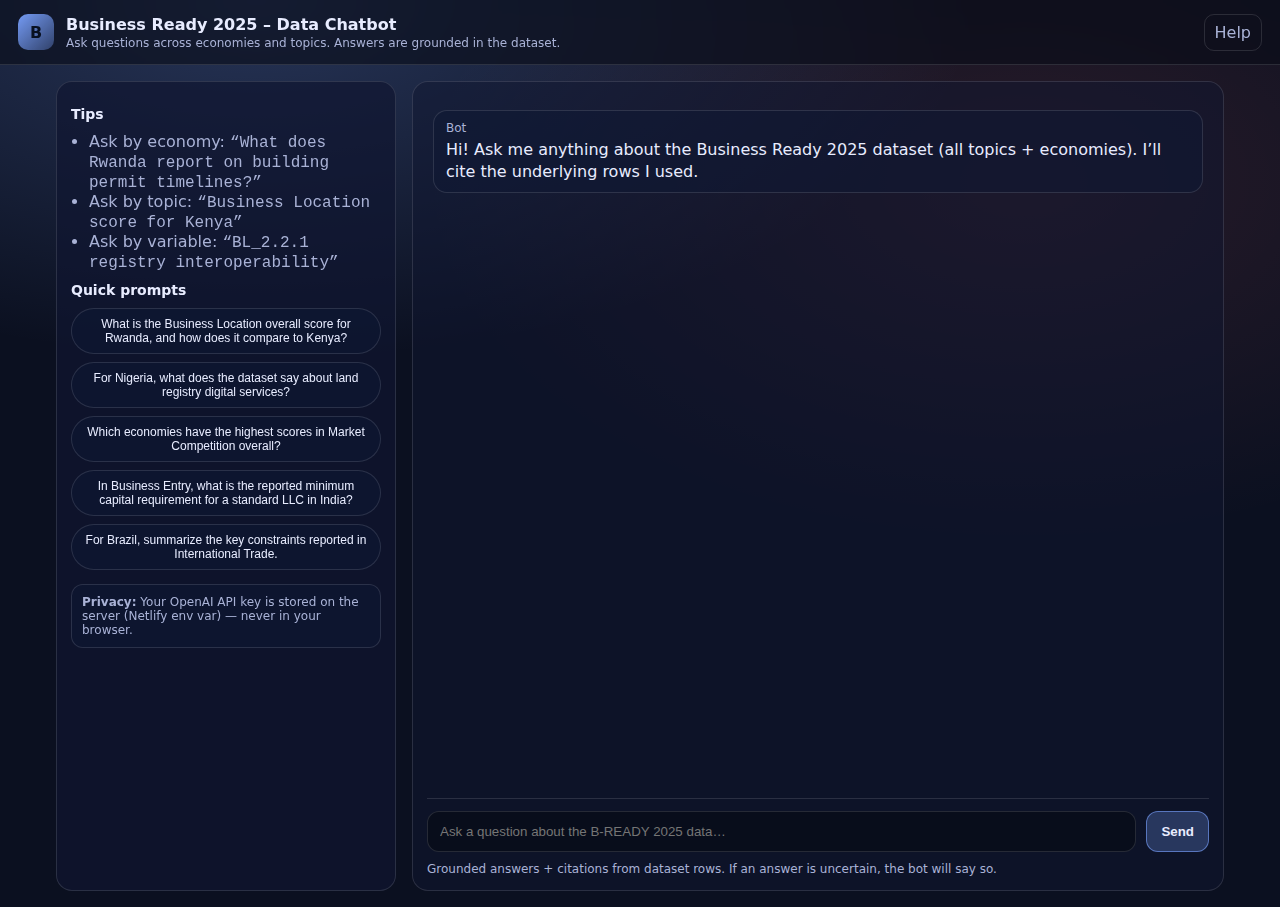
<file: index.html>
<!doctype html>
<html lang="en">
<head>
  <meta charset="utf-8" />
  <meta name="viewport" content="width=device-width, initial-scale=1" />
  <title>B-READY 2025 Data Chatbot</title>
  <link rel="stylesheet" href="/assets/style.css" />
</head>
<body>
  <header class="topbar">
    <div class="brand">
      <div class="logo">B</div>
      <div>
        <div class="title">Business Ready 2025 – Data Chatbot</div>
        <div class="subtitle">Ask questions across economies and topics. Answers are grounded in the dataset.</div>
      </div>
    </div>
    <div class="right">
      <a class="link" href="/README.html" target="_blank" rel="noopener">Help</a>
    </div>
  </header>

  <main class="layout">
    <aside class="panel">
      <h2>Tips</h2>
      <ul>
        <li>Ask by economy: <span class="mono">“What does Rwanda report on building permit timelines?”</span></li>
        <li>Ask by topic: <span class="mono">“Business Location score for Kenya”</span></li>
        <li>Ask by variable: <span class="mono">“BL_2.2.1 registry interoperability”</span></li>
      </ul>

      <h2>Quick prompts</h2>
      <div class="chips" id="chips"></div>

      <div class="note">
        <strong>Privacy:</strong> Your OpenAI API key is stored on the server (Netlify env var) — never in your browser.
      </div>
    </aside>

    <section class="chat">
      <div id="messages" class="messages" aria-live="polite"></div>

      <form id="chatForm" class="composer" autocomplete="off">
        <input id="chatInput" type="text" placeholder="Ask a question about the B-READY 2025 data…" />
        <button id="sendBtn" type="submit">Send</button>
      </form>

      <div class="foot">
        <span>Grounded answers + citations from dataset rows. If an answer is uncertain, the bot will say so.</span>
      </div>
    </section>
  </main>

  <script src="/assets/app.js"></script>
</body>
</html>
</file>
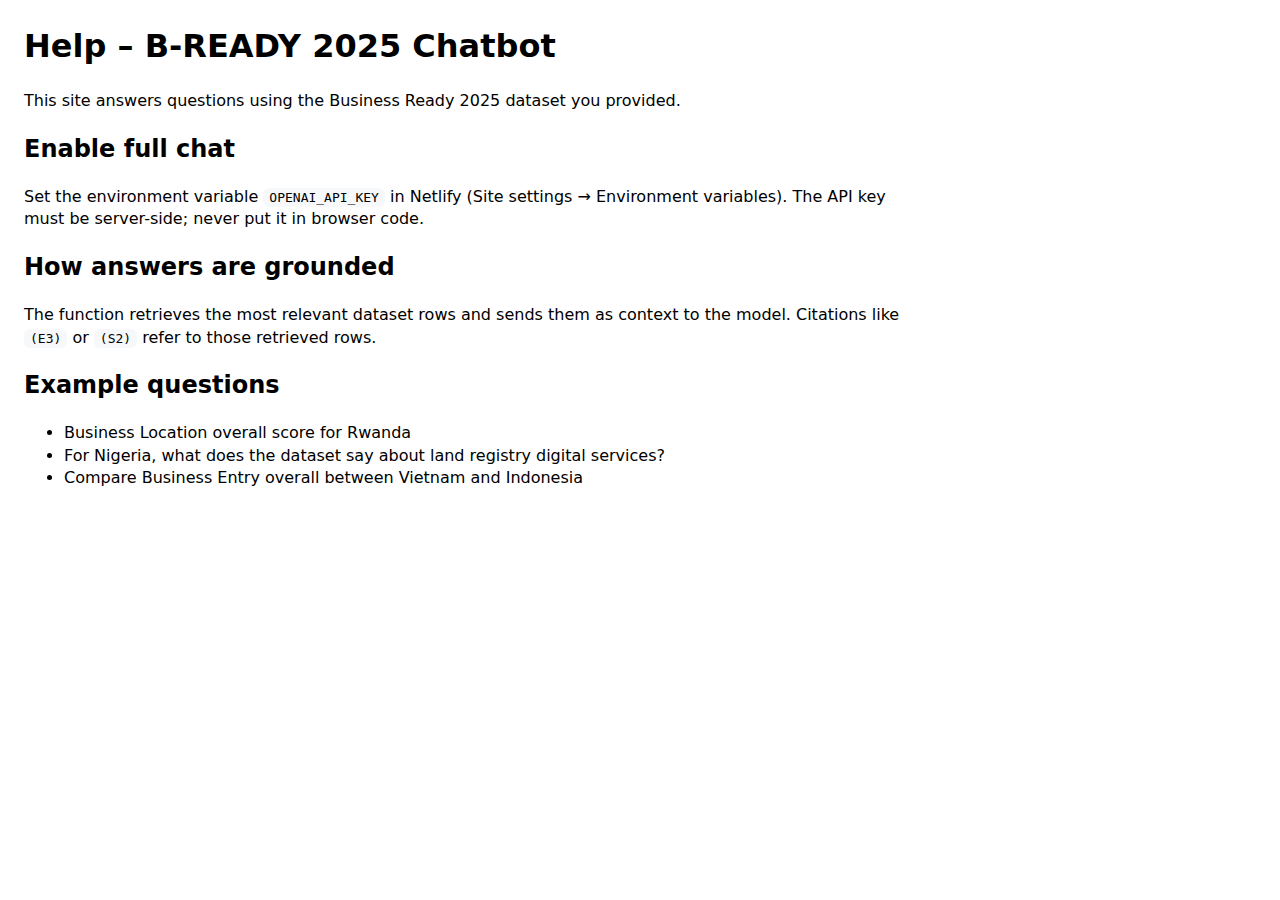
<file: README.html>
<!doctype html><meta charset="utf-8">
<title>Help – B-READY Chatbot</title>
<style>
body{font-family:system-ui,Segoe UI,Roboto,Helvetica,Arial;margin:24px;line-height:1.4;max-width:900px}
code,pre{background:#f6f8fa;padding:2px 6px;border-radius:6px}
pre{padding:12px;overflow:auto}
</style>
<h1>Help – B-READY 2025 Chatbot</h1>
<p>This site answers questions using the Business Ready 2025 dataset you provided.</p>
<h2>Enable full chat</h2>
<p>Set the environment variable <code>OPENAI_API_KEY</code> in Netlify (Site settings → Environment variables). The API key must be server-side; never put it in browser code.</p>
<h2>How answers are grounded</h2>
<p>The function retrieves the most relevant dataset rows and sends them as context to the model. Citations like <code>(E3)</code> or <code>(S2)</code> refer to those retrieved rows.</p>
<h2>Example questions</h2>
<ul>
<li>Business Location overall score for Rwanda</li>
<li>For Nigeria, what does the dataset say about land registry digital services?</li>
<li>Compare Business Entry overall between Vietnam and Indonesia</li>
</ul>
</file>
<file: assets/style.css>
:root{
  --bg:#0b1020;
  --panel:#0f1630;
  --card:#0e1733;
  --text:#e8ecff;
  --muted:#a9b2d6;
  --line:rgba(255,255,255,.12);
  --accent:#7aa2ff;
  --danger:#ff6b6b;
}
*{box-sizing:border-box}
body{
  margin:0;
  font-family: ui-sans-serif, system-ui, -apple-system, Segoe UI, Roboto, Helvetica, Arial;
  background: radial-gradient(1200px 600px at 20% 0%, rgba(122,162,255,.25), transparent 60%),
              radial-gradient(1000px 600px at 80% 20%, rgba(255,107,107,.12), transparent 60%),
              var(--bg);
  color:var(--text);
}
.topbar{
  display:flex;
  align-items:center;
  justify-content:space-between;
  padding:14px 18px;
  border-bottom:1px solid var(--line);
  background: rgba(8,12,24,.6);
  backdrop-filter: blur(8px);
  position: sticky;
  top: 0;
  z-index: 10;
}
.brand{display:flex; gap:12px; align-items:center}
.logo{
  width:36px;height:36px;border-radius:10px;
  display:grid;place-items:center;
  background: linear-gradient(135deg, rgba(122,162,255,.95), rgba(122,162,255,.3));
  color:#081020;
  font-weight:900;
}
.title{font-weight:700}
.subtitle{font-size:12px;color:var(--muted);margin-top:2px}
.link{color:var(--muted);text-decoration:none;border:1px solid var(--line);padding:8px 10px;border-radius:10px}
.link:hover{border-color:rgba(122,162,255,.5);color:var(--text)}

.layout{
  display:grid;
  grid-template-columns: 340px 1fr;
  gap:16px;
  padding:16px;
  max-width: 1200px;
  margin: 0 auto;
}
.panel{
  background: rgba(15,22,48,.7);
  border:1px solid var(--line);
  border-radius:16px;
  padding:14px;
  height: calc(100vh - 90px);
  position: sticky;
  top: 76px;
  overflow:auto;
}
.panel h2{font-size:14px;margin:10px 0}
.panel ul{margin:0;padding-left:18px;color:var(--muted)}
.mono{font-family: ui-monospace, SFMono-Regular, Menlo, Monaco, Consolas, "Liberation Mono", monospace}
.note{
  margin-top:14px;
  padding:10px;
  border-radius:12px;
  border:1px solid var(--line);
  background: rgba(14,23,51,.6);
  color:var(--muted);
  font-size:12px;
}
.chips{display:flex; flex-wrap:wrap; gap:8px}
.chip{
  border:1px solid var(--line);
  background: rgba(14,23,51,.65);
  color:var(--text);
  padding:8px 10px;
  border-radius:999px;
  cursor:pointer;
  font-size:12px;
}
.chip:hover{border-color:rgba(122,162,255,.6)}
.chat{
  background: rgba(15,22,48,.5);
  border:1px solid var(--line);
  border-radius:16px;
  padding:14px;
  display:flex;
  flex-direction:column;
  height: calc(100vh - 90px);
}
.messages{
  flex:1;
  overflow:auto;
  padding:6px;
}
.msg{
  border:1px solid var(--line);
  background: rgba(14,23,51,.55);
  border-radius:14px;
  padding:10px 12px;
  margin:8px 0;
  max-width: 900px;
}
.msg.user{
  margin-left:auto;
  background: rgba(122,162,255,.15);
  border-color: rgba(122,162,255,.35);
}
.msg .role{
  font-size:12px;
  color:var(--muted);
  margin-bottom:4px;
}
.msg .content{white-space:pre-wrap; line-height:1.35}
.msg .content a{color:var(--accent)}
.composer{
  display:flex;
  gap:10px;
  border-top:1px solid var(--line);
  padding-top:12px;
}
#chatInput{
  flex:1;
  padding:12px 12px;
  border-radius:12px;
  border:1px solid var(--line);
  background: rgba(8,12,24,.8);
  color:var(--text);
  outline:none;
}
#chatInput:focus{border-color:rgba(122,162,255,.7)}
#sendBtn{
  padding:12px 14px;
  border-radius:12px;
  border:1px solid rgba(122,162,255,.6);
  background: rgba(122,162,255,.25);
  color:var(--text);
  cursor:pointer;
  font-weight:600;
}
#sendBtn:disabled{opacity:.6; cursor:not-allowed}
.foot{
  margin-top:10px;
  font-size:12px;
  color:var(--muted);
}
@media (max-width: 920px){
  .layout{grid-template-columns:1fr}
  .panel{position:relative; top:auto; height:auto}
  .chat{height: calc(100vh - 220px)}
}
</file>
